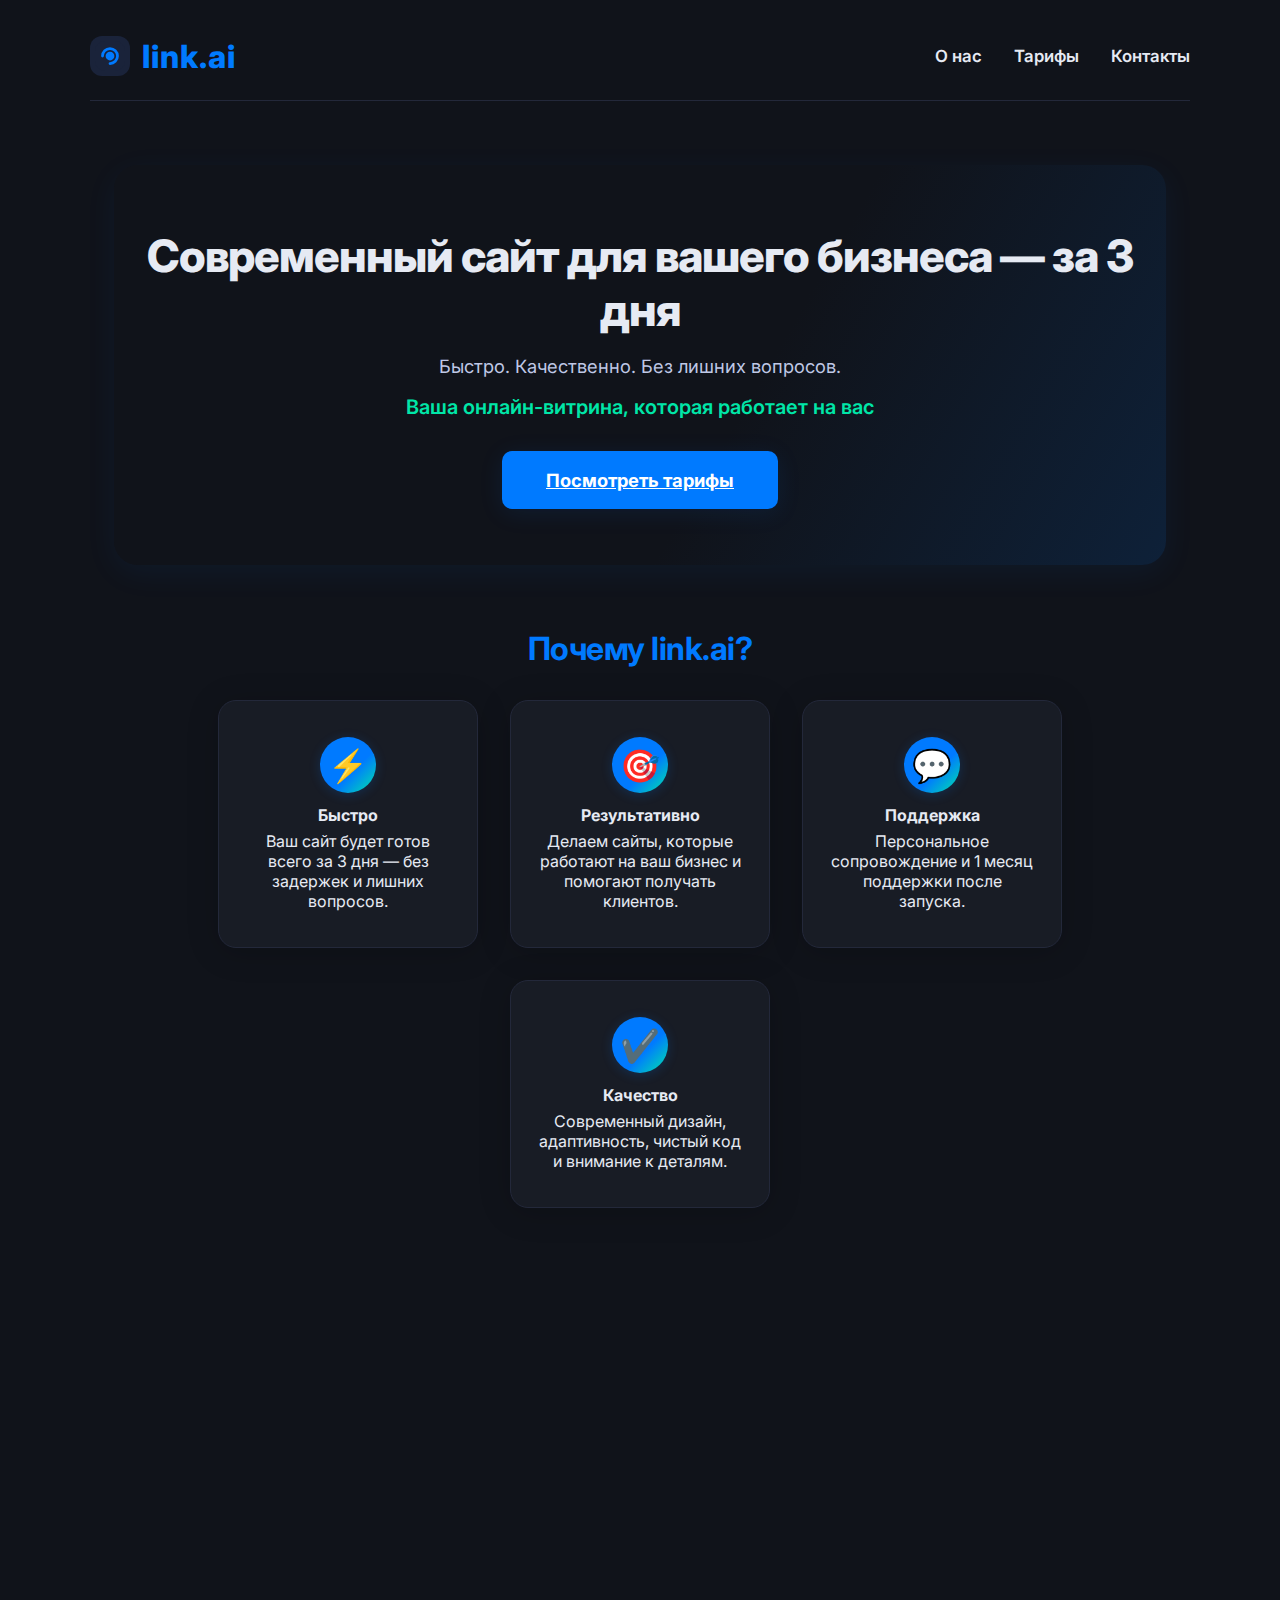
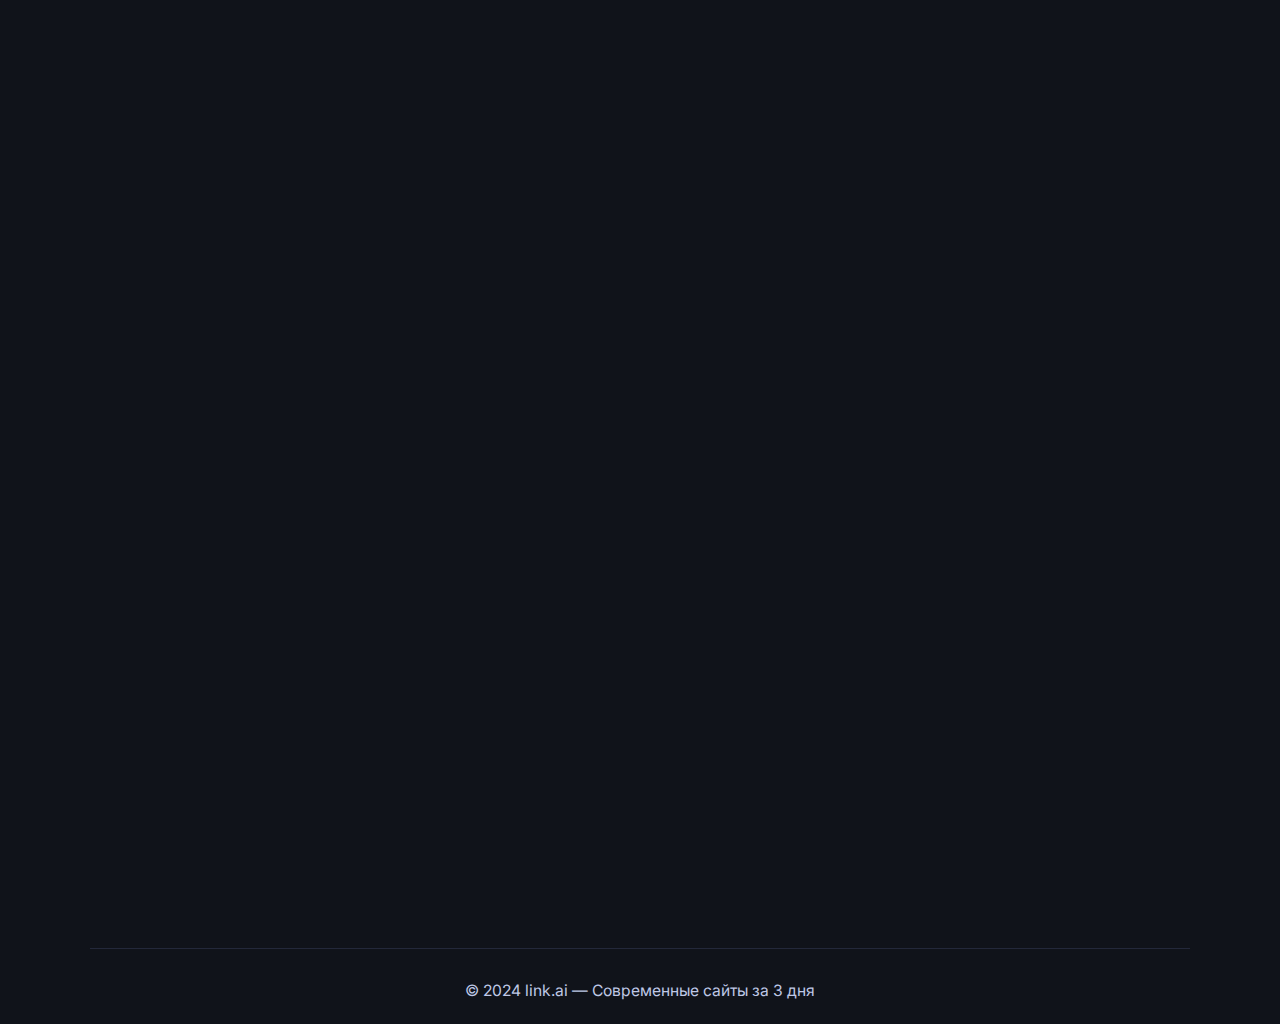
<file: index.html>
<!DOCTYPE html>
<html lang="ru">
<head>
  <meta charset="UTF-8">
  <meta name="viewport" content="width=device-width, initial-scale=1.0">
  <title>link.ai — Современные сайты за 3 дня</title>
  <meta name="description" content="Современный сайт для вашего бизнеса за 3 дня. link.ai — быстро, качественно, поддержка, фиксированные цены.">
  <link rel="stylesheet" href="style.css">
  <link rel="preconnect" href="https://fonts.googleapis.com">
  <link rel="preconnect" href="https://fonts.gstatic.com" crossorigin>
  <link href="https://fonts.googleapis.com/css2?family=Inter:wght@400;600;800&family=Poppins:wght@400;600;800&display=swap" rel="stylesheet">
  <style>
    .hero-gradient {
      background: linear-gradient(120deg, #10131a 60%, #007aff22 100%);
      border-radius: 24px;
      padding: 64px 24px 56px 24px;
      margin-bottom: 48px;
      box-shadow: 0 8px 32px #007aff11;
    }
    .benefit-icon-wrap {
      width: 56px; height: 56px; border-radius: 50%; display: flex; align-items: center; justify-content: center;
      margin: 0 auto 12px auto; font-size: 2rem; background: linear-gradient(135deg, #007aff 60%, #00e6a8 100%); color: #fff;
      box-shadow: 0 2px 12px #007aff33;
      transition: transform 0.25s;
    }
    .card.benefit-card:hover .benefit-icon-wrap { transform: scale(1.08) rotate(-4deg); }
    .card.benefit-card { transition: box-shadow 0.22s, border 0.22s, transform 0.22s; }
    .card.benefit-card:hover { box-shadow: 0 8px 32px #007aff33; border: 1.5px solid #007aff; transform: translateY(-4px) scale(1.04); }
    .tariff-badge {
      display: inline-block; background: linear-gradient(90deg,#007aff 60%,#00e6a8 100%); color: #fff; font-size: 0.95rem; font-weight: 700; border-radius: 8px; padding: 4px 14px; margin-bottom: 10px; letter-spacing: 0.5px;
    }
    .card.tariff-pro { border: 2px solid #007aff; box-shadow: 0 8px 32px #007aff22; position: relative; }
    .card.tariff-pro:hover { border: 2px solid #00e6a8; }
    .testimonial-quote { font-size: 1.25rem; font-weight: 600; color: #e6eaf3; margin-bottom: 10px; }
    .testimonial-author { font-size: 1.05rem; color: #bfc8e6; font-weight: 700; }
    @media (max-width: 900px) {
      .hero-gradient { padding: 32px 8px 32px 8px; }
    }
  </style>
</head>
<body>
  <header>
    <a href="index.html" class="logo">
      <span class="logo-icon">
        <svg viewBox="0 0 32 32" fill="none" xmlns="http://www.w3.org/2000/svg">
          <rect x="4" y="4" width="24" height="24" rx="8" fill="#1a233a"/>
          <path d="M10 16C10 12.6863 12.6863 10 16 10C19.3137 10 22 12.6863 22 16C22 19.3137 19.3137 22 16 22" stroke="#007aff" stroke-width="2.2" stroke-linecap="round"/>
          <circle cx="16" cy="16" r="3.5" fill="#007aff"/>
        </svg>
      </span>
      link.ai
    </a>
    <nav>
      <a href="about.html">О нас</a>
      <a href="pricing.html">Тарифы</a>
      <a href="contact.html">Контакты</a>
    </nav>
  </header>
  <main>
    <section class="hero section visible hero-gradient">
      <div class="hero-title">Современный сайт для вашего бизнеса — за 3 дня</div>
      <div class="hero-subtitle" style="font-size:1.15rem;margin-bottom:18px;">Быстро. Качественно. Без лишних вопросов.</div>
      <div style="font-size:1.25rem;color:#00e6a8;font-weight:600;margin-bottom:32px;">Ваша онлайн-витрина, которая работает на вас</div>
      <a href="pricing.html" class="cta-btn">Посмотреть тарифы</a>
    </section>
    <section class="section" id="benefits">
      <div class="section-title">Почему link.ai?</div>
      <div style="display:flex;gap:32px;flex-wrap:wrap;justify-content:center;">
        <div class="card benefit-card" style="min-width:220px;max-width:260px;text-align:center;">
          <div class="benefit-icon-wrap">⚡️</div>
          <div style="font-weight:700;margin-bottom:6px;">Быстро</div>
          <div>Ваш сайт будет готов всего за 3 дня — без задержек и лишних вопросов.</div>
        </div>
        <div class="card benefit-card" style="min-width:220px;max-width:260px;text-align:center;">
          <div class="benefit-icon-wrap">🎯</div>
          <div style="font-weight:700;margin-bottom:6px;">Результативно</div>
          <div>Делаем сайты, которые работают на ваш бизнес и помогают получать клиентов.</div>
        </div>
        <div class="card benefit-card" style="min-width:220px;max-width:260px;text-align:center;">
          <div class="benefit-icon-wrap">💬</div>
          <div style="font-weight:700;margin-bottom:6px;">Поддержка</div>
          <div>Персональное сопровождение и 1 месяц поддержки после запуска.</div>
        </div>
        <div class="card benefit-card" style="min-width:220px;max-width:260px;text-align:center;">
          <div class="benefit-icon-wrap">✔️</div>
          <div style="font-weight:700;margin-bottom:6px;">Качество</div>
          <div>Современный дизайн, адаптивность, чистый код и внимание к деталям.</div>
        </div>
      </div>
    </section>
    <section class="section" id="packages">
      <div class="section-title">Тарифы</div>
      <div style="display:flex;gap:32px;flex-wrap:wrap;justify-content:center;">
        <div class="card" style="min-width:260px;max-width:320px;text-align:center;">
          <div class="tariff-badge" style="background:linear-gradient(90deg,#23283a 60%,#007aff 100%);color:#fff;">Старт</div>
          <div style="font-size:1.1rem;font-weight:700;color:#007aff;margin-bottom:8px;">Базовый</div>
          <div style="font-size:2rem;font-weight:800;margin-bottom:12px;">499 $</div>
          <ul style="text-align:left;color:#bfc8e6;font-size:1.05rem;margin:0 auto 8px auto;max-width:220px;">
            <li>Одностраничный сайт</li>
            <li>Современный дизайн</li>
            <li>Кнопки связи</li>
            <li>Адаптивность</li>
            <li>Готово за 3 дня</li>
          </ul>
        </div>
        <div class="card tariff-pro" style="min-width:260px;max-width:320px;text-align:center;">
          <div class="tariff-badge">Рекомендуем</div>
          <div style="font-size:1.1rem;font-weight:700;color:#00e6a8;margin-bottom:8px;">Pro</div>
          <div style="font-size:2rem;font-weight:800;margin-bottom:12px;">999 $</div>
          <ul style="text-align:left;color:#bfc8e6;font-size:1.05rem;margin:0 auto 8px auto;max-width:220px;">
            <li>До 5 страниц</li>
            <li>Формы заявок, аналитика, CRM</li>
            <li>SEO и копирайтинг</li>
            <li>Современный контент и изображения</li>
            <li><b>Работаем до полного вашего одобрения или вернём деньги</b></li>
            <li>Готово за 3 дня</li>
          </ul>
        </div>
      </div>
    </section>
    <section class="section" id="testimonials">
      <!-- Удалена секция отзывов -->
    </section>
    <section class="section" id="faq">
      <div class="section-title">Часто спрашивают</div>
      <div style="max-width:700px;margin:0 auto;">
        <div class="card" style="margin-bottom:16px;cursor:pointer;" onclick="this.classList.toggle('open')">
          <div style="font-weight:700;">Можно ли подключить оплату?</div>
          <div style="color:#bfc8e6;display:none;" class="faq-answer">Да, интеграция онлайн-оплаты возможна в тарифе Pro.</div>
        </div>
        <div class="card" style="margin-bottom:16px;cursor:pointer;" onclick="this.classList.toggle('open')">
          <div style="font-weight:700;">Есть ли поддержка?</div>
          <div style="color:#bfc8e6;display:none;" class="faq-answer">Входит 1 месяц поддержки и обучение для каждого тарифа.</div>
        </div>
        <div class="card" style="margin-bottom:16px;cursor:pointer;" onclick="this.classList.toggle('open')">
          <div style="font-weight:700;">Смогу ли я менять сайт после запуска?</div>
          <div style="color:#bfc8e6;display:none;" class="faq-answer">Да, вы получите инструкции и сможете вносить изменения самостоятельно.</div>
        </div>
        <div class="card" style="margin-bottom:16px;cursor:pointer;" onclick="this.classList.toggle('open')">
          <div style="font-weight:700;">Можно ли использовать свой домен?</div>
          <div style="color:#bfc8e6;display:none;" class="faq-answer">Да, публикуем на вашем домене или на deeplink.ai / deeplink.site.</div>
        </div>
      </div>
    </section>
    <section class="section" id="cta">
      <div class="section-title" style="margin-bottom:18px;">Готовы начать?</div>
      <div style="text-align:center;margin-bottom:18px;">Нажмите кнопку — и через 3 дня ваш сайт уже работает.</div>
      <div style="text-align:center;">
        <a href="contact.html" class="cta-btn">Начать</a>
      </div>
    </section>
  </main>
  <footer>
    © 2024 link.ai — Современные сайты за 3 дня
  </footer>
  <script src="script.js"></script>
</body>
</html>
</file>
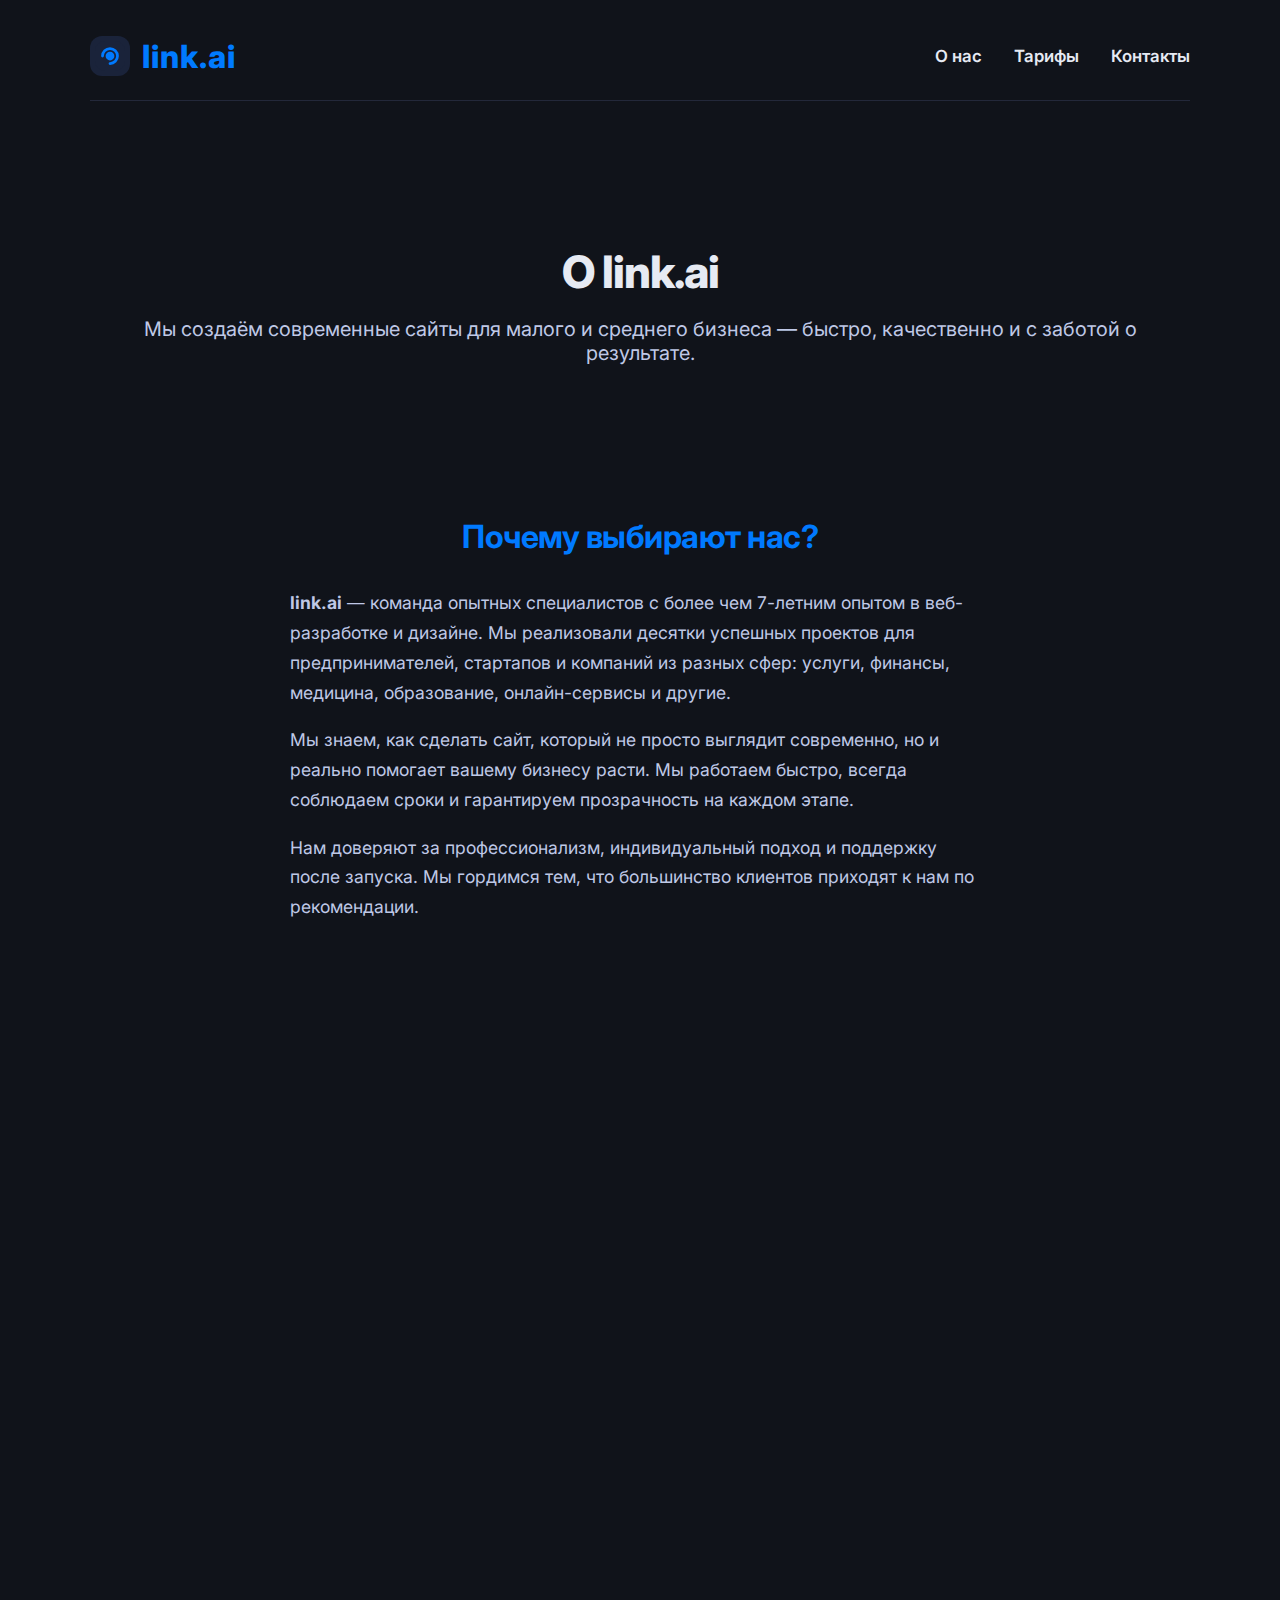
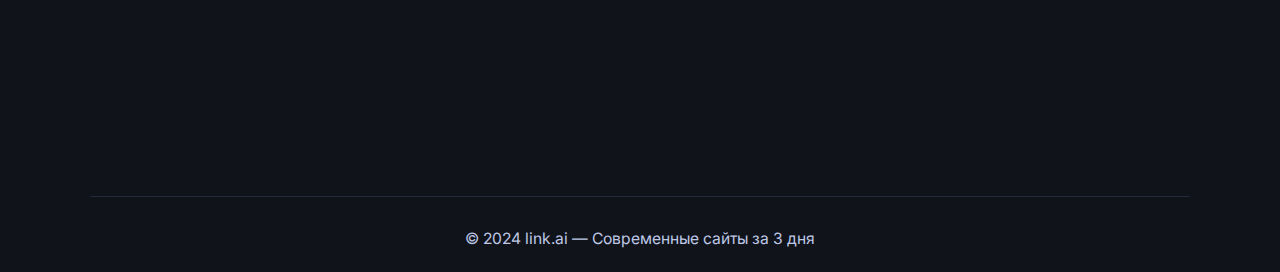
<file: about.html>
<!DOCTYPE html>
<html lang="ru">
<head>
  <meta charset="UTF-8">
  <meta name="viewport" content="width=device-width, initial-scale=1.0">
  <title>О нас — link.ai</title>
  <link rel="stylesheet" href="style.css">
  <link rel="preconnect" href="https://fonts.googleapis.com">
  <link rel="preconnect" href="https://fonts.gstatic.com" crossorigin>
  <link href="https://fonts.googleapis.com/css2?family=Inter:wght@400;600;800&family=Poppins:wght@400;600;800&display=swap" rel="stylesheet">
  <style>
    .about-grid { display: flex; gap: 32px; flex-wrap: wrap; justify-content: center; margin-top: 32px; }
    .about-card { min-width:220px; max-width:260px; text-align:center; background:#181c27; border-radius:18px; padding:32px 18px 24px 18px; box-shadow:0 2px 16px #007aff11; border:1.5px solid #23283a; transition: box-shadow 0.22s, border 0.22s, transform 0.22s; }
    .about-card:hover { box-shadow:0 8px 32px #007aff33; border:1.5px solid #00e6a8; transform:translateY(-4px) scale(1.04); }
    .about-icon-wrap { width:56px; height:56px; border-radius:50%; display:flex; align-items:center; justify-content:center; margin:0 auto 12px auto; font-size:2rem; background:linear-gradient(135deg,#007aff 60%,#00e6a8 100%); color:#fff; box-shadow:0 2px 12px #007aff33; transition:transform 0.25s; }
    .about-card:hover .about-icon-wrap { transform:scale(1.08) rotate(-4deg); }
  </style>
</head>
<body>
  <header>
    <a href="index.html" class="logo">
      <span class="logo-icon">
        <svg viewBox="0 0 32 32" fill="none" xmlns="http://www.w3.org/2000/svg">
          <rect x="4" y="4" width="24" height="24" rx="8" fill="#1a233a"/>
          <path d="M10 16C10 12.6863 12.6863 10 16 10C19.3137 10 22 12.6863 22 16C22 19.3137 19.3137 22 16 22" stroke="#007aff" stroke-width="2.2" stroke-linecap="round"/>
          <circle cx="16" cy="16" r="3.5" fill="#007aff"/>
        </svg>
      </span>
      link.ai
    </a>
    <nav>
      <a href="about.html">О нас</a>
      <a href="pricing.html">Тарифы</a>
      <a href="contact.html">Контакты</a>
    </nav>
  </header>
  <main>
    <section class="hero section visible">
      <div class="hero-title">О link.ai</div>
      <div class="hero-subtitle">Мы создаём современные сайты для малого и среднего бизнеса — быстро, качественно и с заботой о результате.</div>
    </section>
    <section class="section">
      <div class="section-title">Почему выбирают нас?</div>
      <div style="max-width:700px;margin:0 auto 32px auto;color:#bfc8e6;font-size:1.1rem;line-height:1.7;">
        <p><b>link.ai</b> — команда опытных специалистов с более чем 7-летним опытом в веб-разработке и дизайне. Мы реализовали десятки успешных проектов для предпринимателей, стартапов и компаний из разных сфер: услуги, финансы, медицина, образование, онлайн-сервисы и другие.</p>
        <p>Мы знаем, как сделать сайт, который не просто выглядит современно, но и реально помогает вашему бизнесу расти. Мы работаем быстро, всегда соблюдаем сроки и гарантируем прозрачность на каждом этапе.</p>
        <p>Нам доверяют за профессионализм, индивидуальный подход и поддержку после запуска. Мы гордимся тем, что большинство клиентов приходят к нам по рекомендации.</p>
      </div>
    </section>
    <section class="section">
      <div class="section-title">Наши ценности</div>
      <ul style="max-width:600px;margin:0 auto 32px auto;color:#bfc8e6;font-size:1.1rem;">
        <li>Качество важнее количества — каждый сайт делаем с душой.</li>
        <li>Прозрачность — никаких скрытых платежей и сюрпризов.</li>
        <li>Скорость — всегда сдаём в срок.</li>
        <li>Поддержка — помогаем даже после запуска.</li>
      </ul>
    </section>
    <section class="section">
      <div class="section-title">О нас</div>
      <div class="about-grid">
        <div class="about-card">
          <div class="about-icon-wrap">🏆</div>
          <div style="font-weight:700;margin-bottom:6px;">Опыт</div>
          <div>10+ лет в создании сайтов для малого бизнеса. Знаем, что работает.</div>
        </div>
        <div class="about-card">
          <div class="about-icon-wrap">🤝</div>
          <div style="font-weight:700;margin-bottom:6px;">Подход</div>
          <div>Вникаем в ваш бизнес, чтобы сайт был не просто красивым, а полезным.</div>
        </div>
        <div class="about-card">
          <div class="about-icon-wrap">💬</div>
          <div style="font-weight:700;margin-bottom:6px;">Поддержка</div>
          <div>Всегда на связи, помогаем и после запуска. 1 месяц поддержки бесплатно.</div>
        </div>
        <div class="about-card">
          <div class="about-icon-wrap">💡</div>
          <div style="font-weight:700;margin-bottom:6px;">Технологии</div>
          <div>Используем современные решения для быстрой и надёжной работы сайта.</div>
        </div>
      </div>
    </section>
  </main>
  <footer>
    © 2024 link.ai — Современные сайты за 3 дня
  </footer>
  <script src="script.js"></script>
</body>
</html>
</file>
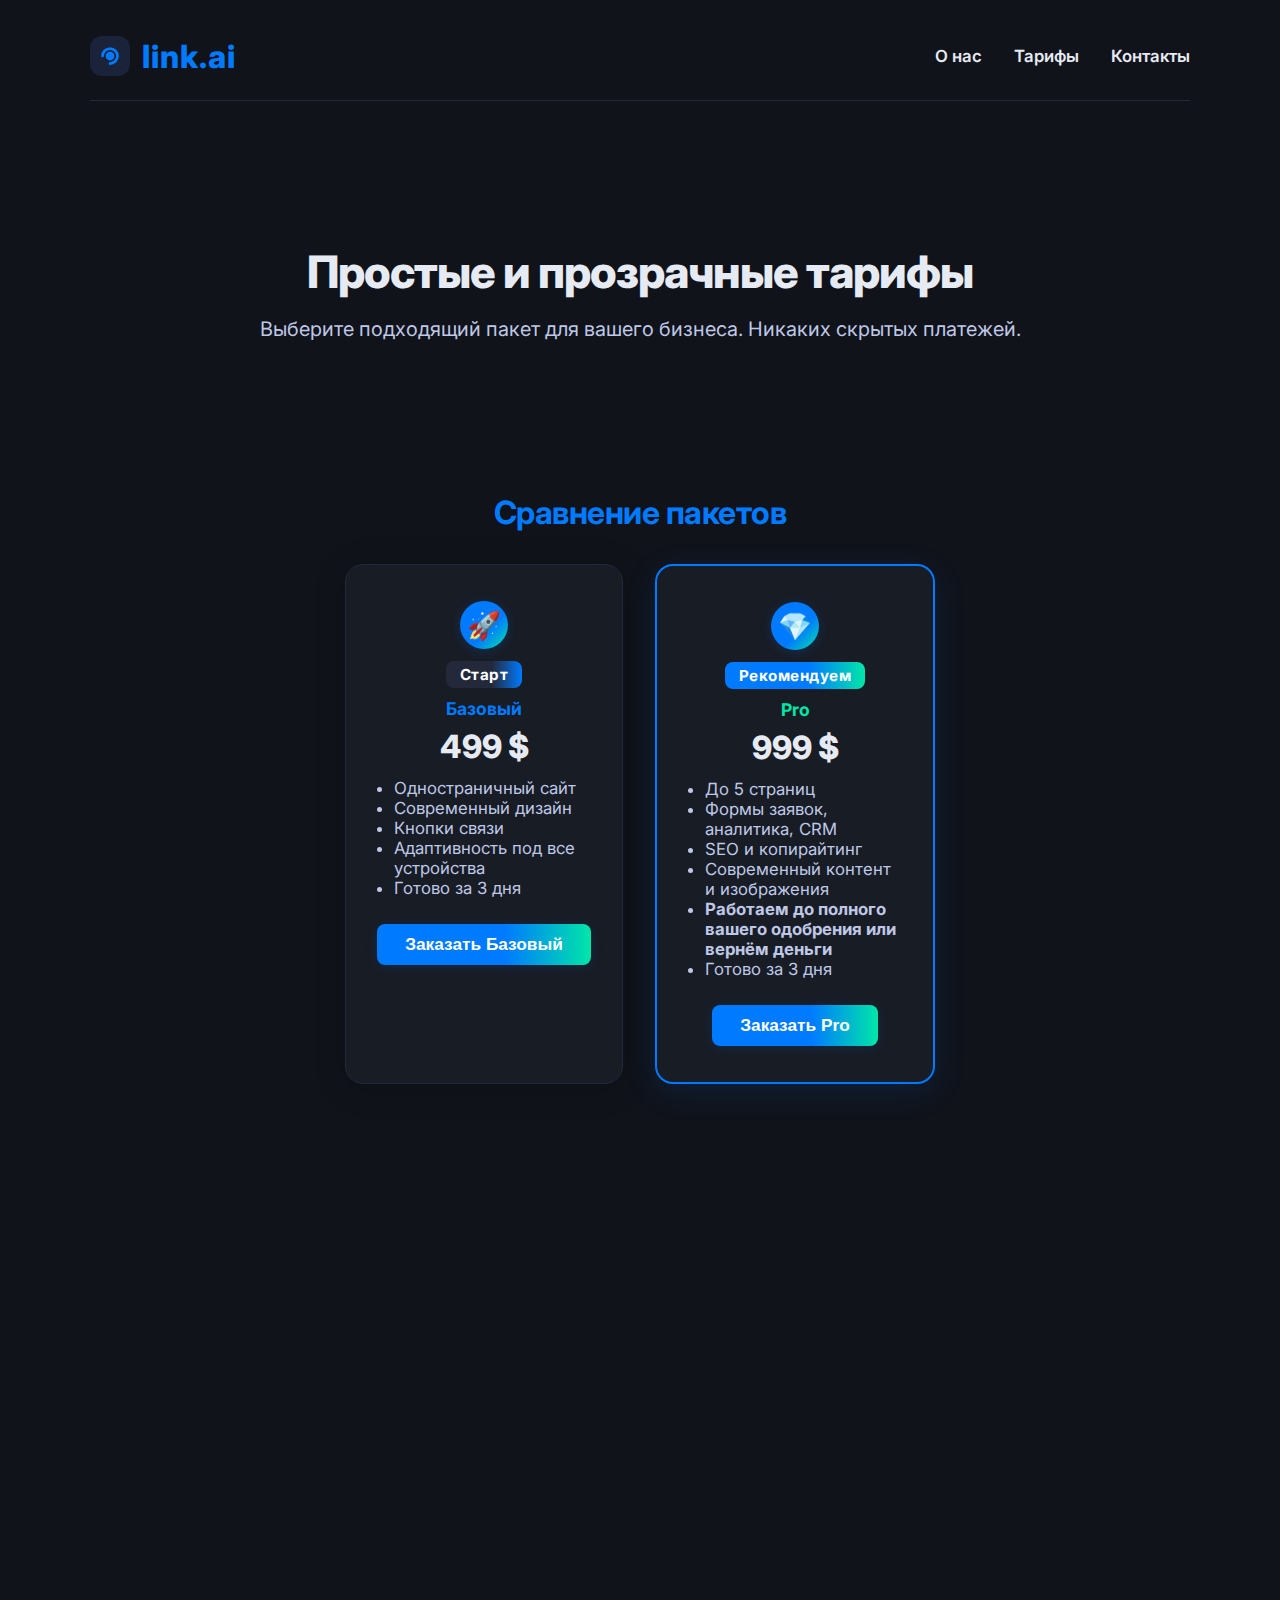
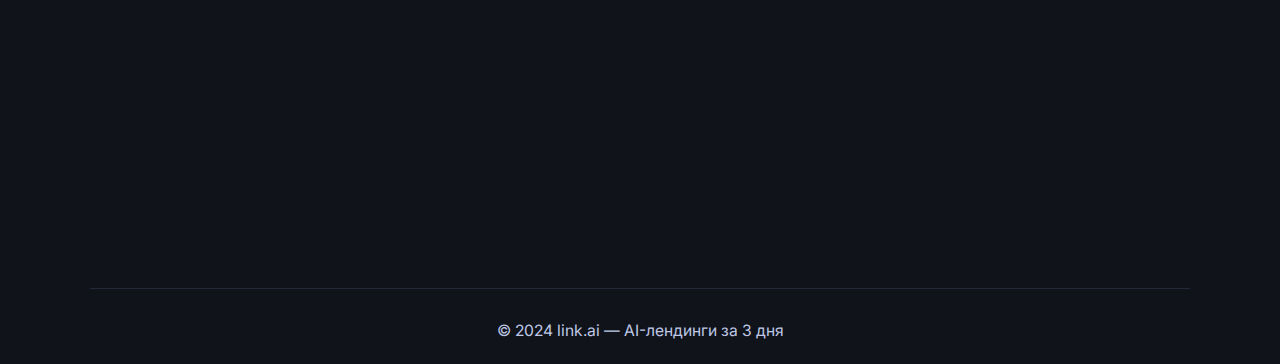
<file: pricing.html>
<!DOCTYPE html>
<html lang="ru">
<head>
  <meta charset="UTF-8">
  <meta name="viewport" content="width=device-width, initial-scale=1.0">
  <title>Тарифы — link.ai</title>
  <link rel="stylesheet" href="style.css">
  <link rel="preconnect" href="https://fonts.googleapis.com">
  <link rel="preconnect" href="https://fonts.gstatic.com" crossorigin>
  <link href="https://fonts.googleapis.com/css2?family=Inter:wght@400;600;800&family=Poppins:wght@400;600;800&display=swap" rel="stylesheet">
  <style>
    .tariff-badge {
      display: inline-block; background: linear-gradient(90deg,#007aff 60%,#00e6a8 100%); color: #fff; font-size: 0.95rem; font-weight: 700; border-radius: 8px; padding: 4px 14px; margin-bottom: 10px; letter-spacing: 0.5px;
    }
    .card.tariff-pro { border: 2px solid #007aff; box-shadow: 0 8px 32px #007aff22; position: relative; }
    .card.tariff-pro:hover { border: 2px solid #00e6a8; }
    .tariff-icon-wrap {
      width: 48px; height: 48px; border-radius: 50%; display: flex; align-items: center; justify-content: center;
      margin: 0 auto 12px auto; font-size: 1.7rem; background: linear-gradient(135deg, #007aff 60%, #00e6a8 100%); color: #fff;
      box-shadow: 0 2px 12px #007aff33;
      transition: transform 0.25s;
    }
    .card.tariff-card { transition: box-shadow 0.22s, border 0.22s, transform 0.22s; }
    .card.tariff-card:hover { box-shadow: 0 8px 32px #007aff33; border: 1.5px solid #007aff; transform: translateY(-4px) scale(1.04); }
    .tariff-order-btn {
      display:inline-block; margin-top:18px; background:linear-gradient(90deg,#007aff 60%,#00e6a8 100%); color:#fff; font-weight:700; font-size:1.08rem; border:none; border-radius:8px; padding:10px 28px; cursor:pointer; transition:background 0.2s,box-shadow 0.2s; box-shadow:0 2px 12px #007aff22;
    }
    .tariff-order-btn:hover { background:linear-gradient(90deg,#00e6a8 60%,#007aff 100%); box-shadow:0 8px 32px #00e6a833; }
  </style>
</head>
<body>
  <header>
    <a href="index.html" class="logo">
      <span class="logo-icon">
        <svg viewBox="0 0 32 32" fill="none" xmlns="http://www.w3.org/2000/svg">
          <rect x="4" y="4" width="24" height="24" rx="8" fill="#1a233a"/>
          <path d="M10 16C10 12.6863 12.6863 10 16 10C19.3137 10 22 12.6863 22 16C22 19.3137 19.3137 22 16 22" stroke="#007aff" stroke-width="2.2" stroke-linecap="round"/>
          <circle cx="16" cy="16" r="3.5" fill="#007aff"/>
        </svg>
      </span>
      link.ai
    </a>
    <nav>
      <a href="about.html">О нас</a>
      <a href="pricing.html">Тарифы</a>
      <a href="contact.html">Контакты</a>
    </nav>
  </header>
  <main>
    <section class="hero section visible">
      <div class="hero-title">Простые и прозрачные тарифы</div>
      <div class="hero-subtitle">Выберите подходящий пакет для вашего бизнеса. Никаких скрытых платежей.</div>
    </section>
    <section class="section">
      <div class="section-title">Сравнение пакетов</div>
      <div style="display:flex;gap:32px;flex-wrap:wrap;justify-content:center;">
        <div class="card tariff-card" style="min-width:260px;max-width:320px;text-align:center;">
          <div class="tariff-icon-wrap">🚀</div>
          <div class="tariff-badge" style="background:linear-gradient(90deg,#23283a 60%,#007aff 100%);color:#fff;">Старт</div>
          <div style="font-size:1.1rem;font-weight:700;color:#007aff;margin-bottom:8px;">Базовый</div>
          <div style="font-size:2rem;font-weight:800;margin-bottom:12px;">499 $</div>
          <ul style="text-align:left;color:#bfc8e6;font-size:1.05rem;margin:0 auto 8px auto;max-width:220px;">
            <li>Одностраничный сайт</li>
            <li>Современный дизайн</li>
            <li>Кнопки связи</li>
            <li>Адаптивность под все устройства</li>
            <li>Готово за 3 дня</li>
          </ul>
          <button class="tariff-order-btn" onclick="window.location.href='contact.html'">Заказать Базовый</button>
        </div>
        <div class="card tariff-card tariff-pro" style="min-width:260px;max-width:320px;text-align:center;">
          <div class="tariff-icon-wrap">💎</div>
          <div class="tariff-badge">Рекомендуем</div>
          <div style="font-size:1.1rem;font-weight:700;color:#00e6a8;margin-bottom:8px;">Pro</div>
          <div style="font-size:2rem;font-weight:800;margin-bottom:12px;">999 $</div>
          <ul style="text-align:left;color:#bfc8e6;font-size:1.05rem;margin:0 auto 8px auto;max-width:220px;">
            <li>До 5 страниц</li>
            <li>Формы заявок, аналитика, CRM</li>
            <li>SEO и копирайтинг</li>
            <li>Современный контент и изображения</li>
            <li><b>Работаем до полного вашего одобрения или вернём деньги</b></li>
            <li>Готово за 3 дня</li>
          </ul>
          <button class="tariff-order-btn" onclick="window.location.href='contact.html'">Заказать Pro</button>
        </div>
      </div>
    </section>
    <section class="section">
      <div class="section-title">FAQ</div>
      <div style="max-width:700px;margin:0 auto;">
        <div class="card" style="margin-bottom:16px;cursor:pointer;" onclick="this.classList.toggle('open')">
          <div style="font-weight:700;">Можно ли подключить оплату?</div>
          <div style="color:#bfc8e6;display:none;" class="faq-answer">Да, интеграция онлайн-оплаты возможна в тарифе Pro.</div>
        </div>
        <div class="card" style="margin-bottom:16px;cursor:pointer;" onclick="this.classList.toggle('open')">
          <div style="font-weight:700;">Есть ли поддержка?</div>
          <div style="color:#bfc8e6;display:none;" class="faq-answer">Входит 1 месяц поддержки и обучение для каждого тарифа.</div>
        </div>
        <div class="card" style="margin-bottom:16px;cursor:pointer;" onclick="this.classList.toggle('open')">
          <div style="font-weight:700;">Смогу ли я менять сайт после запуска?</div>
          <div style="color:#bfc8e6;display:none;" class="faq-answer">Да, вы получите инструкции и сможете вносить изменения самостоятельно.</div>
        </div>
        <div class="card" style="margin-bottom:16px;cursor:pointer;" onclick="this.classList.toggle('open')">
          <div style="font-weight:700;">Можно ли использовать свой домен?</div>
          <div style="color:#bfc8e6;display:none;" class="faq-answer">Да, публикуем на вашем домене или на deeplink.ai / deeplink.site.</div>
        </div>
      </div>
    </section>
    <section class="section" id="cta">
      <div class="section-title" style="margin-bottom:18px;">Готовы начать?</div>
      <div style="text-align:center;margin-bottom:18px;">Нажмите кнопку — и через 3 дня ваш сайт уже работает.</div>
      <div style="text-align:center;">
        <a href="contact.html" class="cta-btn">Начать</a>
      </div>
    </section>
  </main>
  <footer>
    © 2024 link.ai — AI-лендинги за 3 дня
  </footer>
  <script src="script.js"></script>
</body>
</html>
</file>
<file: style.css>
/* Apple-like, clean SaaS dark style */
:root {
  --bg: #10131a;
  --card-bg: #181c25;
  --text: #e6eaf3;
  --text-light: #bfc8e6;
  --accent: #007aff;
  --accent2: #00e6a8;
  --accent-light: #1a233a;
  --border: #23283a;
  --radius: 18px;
  --shadow: 0 4px 32px rgba(0,0,0,0.18);
  --transition: 0.22s cubic-bezier(.4,0,.2,1);
}
* { box-sizing: border-box; }
body {
  margin: 0;
  font-family: 'Inter', 'Poppins', Arial, sans-serif;
  background: var(--bg);
  color: var(--text);
  min-height: 100vh;
  -webkit-font-smoothing: antialiased;
}
header, main, footer {
  max-width: 1100px;
  margin: 0 auto;
  padding: 0 24px;
}
header {
  background: var(--bg);
  padding: 36px 0 24px 0;
  display: flex;
  align-items: center;
  justify-content: space-between;
  position: sticky;
  top: 0;
  z-index: 10;
  border-bottom: 1px solid var(--border);
  backdrop-filter: blur(8px);
}
.logo {
  display: flex;
  align-items: center;
  gap: 12px;
  font-size: 2rem;
  font-weight: 800;
  color: var(--accent);
  letter-spacing: 1px;
  text-decoration: none;
}
.logo-icon {
  width: 40px;
  height: 40px;
  border-radius: 12px;
  background: var(--accent-light);
  display: flex;
  align-items: center;
  justify-content: center;
}
nav {
  display: flex;
  gap: 32px;
}
nav a {
  color: var(--text);
  text-decoration: none;
  font-weight: 600;
  font-size: 1.05rem;
  transition: color var(--transition);
}
nav a:hover {
  color: var(--accent);
}
.hero {
  display: flex;
  flex-direction: column;
  align-items: center;
  justify-content: center;
  padding: 80px 0 56px 0;
  text-align: center;
}
.hero-title {
  font-size: 2.8rem;
  font-weight: 800;
  margin-bottom: 18px;
  letter-spacing: -1px;
}
.hero-subtitle {
  font-size: 1.25rem;
  color: var(--text-light);
  margin-bottom: 32px;
}
.cta-btn {
  background: var(--accent);
  color: #fff;
  border: none;
  border-radius: 10px;
  padding: 18px 44px;
  font-size: 1.15rem;
  font-weight: 700;
  cursor: pointer;
  box-shadow: 0 4px 24px rgba(0,122,255,0.10);
  transition: transform var(--transition), box-shadow var(--transition), background var(--transition);
  outline: none;
}
.cta-btn:hover {
  transform: translateY(-2px) scale(1.04);
  box-shadow: 0 8px 32px rgba(0,122,255,0.18);
  background: var(--accent2);
}
.section {
  margin: 64px 0;
  opacity: 0;
  transform: translateY(40px);
  transition: opacity 0.7s var(--transition), transform 0.7s var(--transition);
}
.section.visible {
  opacity: 1;
  transform: none;
}
.section-title {
  font-size: 2rem;
  font-weight: 700;
  margin-bottom: 32px;
  color: var(--accent);
  text-align: center;
  letter-spacing: -0.5px;
}
.card {
  background: var(--card-bg);
  border-radius: var(--radius);
  box-shadow: var(--shadow);
  padding: 36px 28px;
  border: 1px solid var(--border);
  transition: box-shadow var(--transition), border var(--transition), transform var(--transition);
}
.card:hover {
  box-shadow: 0 8px 32px rgba(0,122,255,0.10);
  border: 1px solid var(--accent);
  transform: translateY(-2px) scale(1.02);
}
ul, ol {
  padding-left: 1.2em;
}
footer {
  text-align: center;
  color: #bfc8e6;
  font-size: 0.98rem;
  padding: 32px 0 24px 0;
  background: transparent;
  border-top: 1px solid var(--border);
  margin-top: 64px;
}
@media (max-width: 900px) {
  header, main, footer { padding: 0 8px; }
  .hero { padding: 48px 0 32px 0; }
}
@media (max-width: 600px) {
  .hero-title { font-size: 1.5rem; }
  .section-title { font-size: 1.1rem; }
  .cta-btn { padding: 12px 18px; font-size: 1rem; }
  .card { padding: 18px 8px; }
}
</file>
